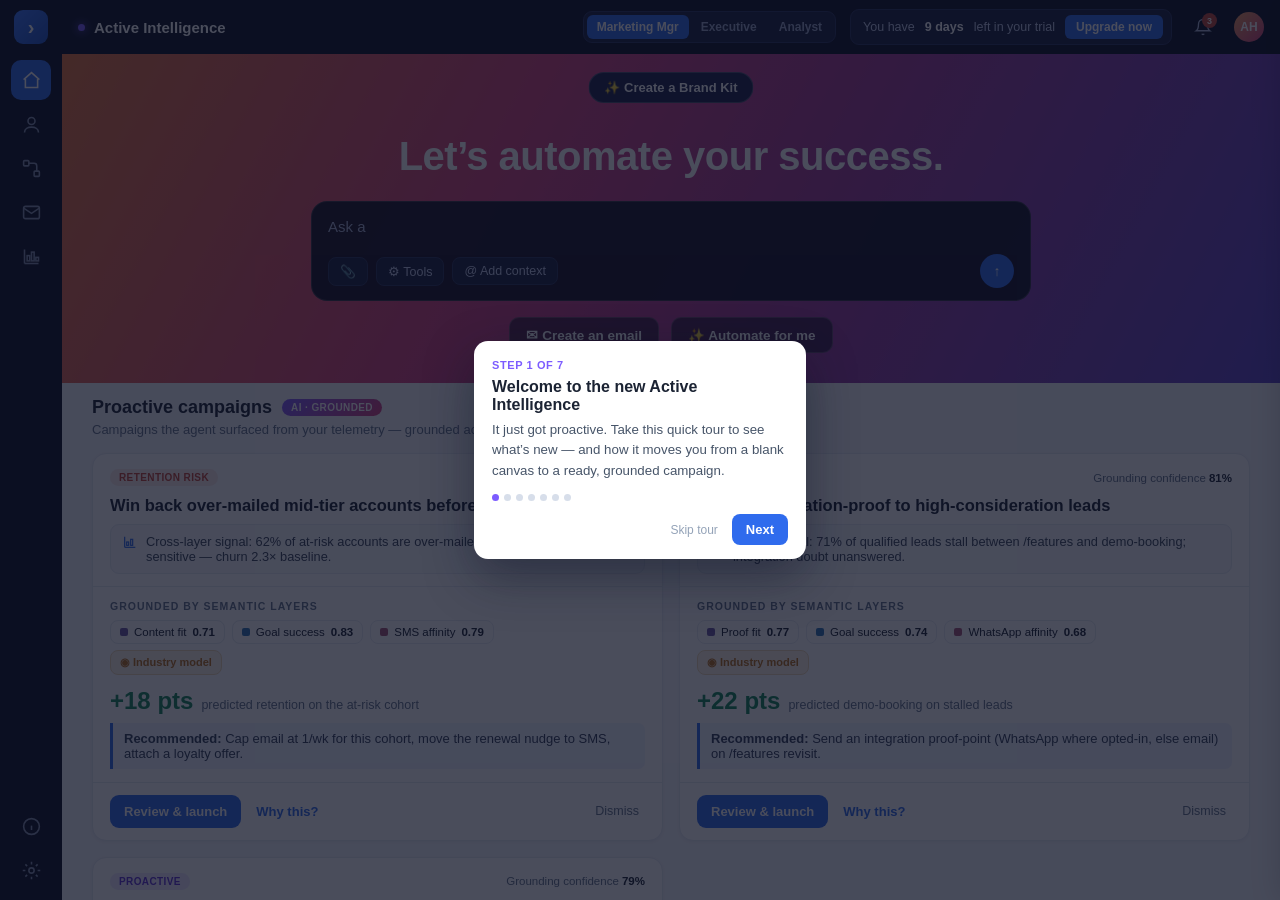
<file: index.html>
<!DOCTYPE html>
<html lang="en">
<head>
<meta charset="UTF-8">
<meta http-equiv="refresh" content="0; url=prototype/index.html">
<title>Active Intelligence — Prototype</title>
<style>
  body{font-family:-apple-system,BlinkMacSystemFont,"Segoe UI",Arial,sans-serif;background:#0b1022;color:#e8eefb;
    display:flex;align-items:center;justify-content:center;height:100vh;margin:0}
  a{color:#7fb2e8}
  .box{text-align:center}
  .logo{width:54px;height:54px;border-radius:14px;background:linear-gradient(135deg,#3b78ff,#1f53c4);display:inline-flex;
    align-items:center;justify-content:center;font-size:30px;font-weight:800;margin-bottom:16px}
</style>
</head>
<body>
  <div class="box">
    <div class="logo">&rsaquo;</div>
    <p>Loading the Active Intelligence prototype…</p>
    <p>If it doesn’t redirect, <a href="prototype/index.html">open it here</a>.</p>
  </div>
</body>
</html>
</file>
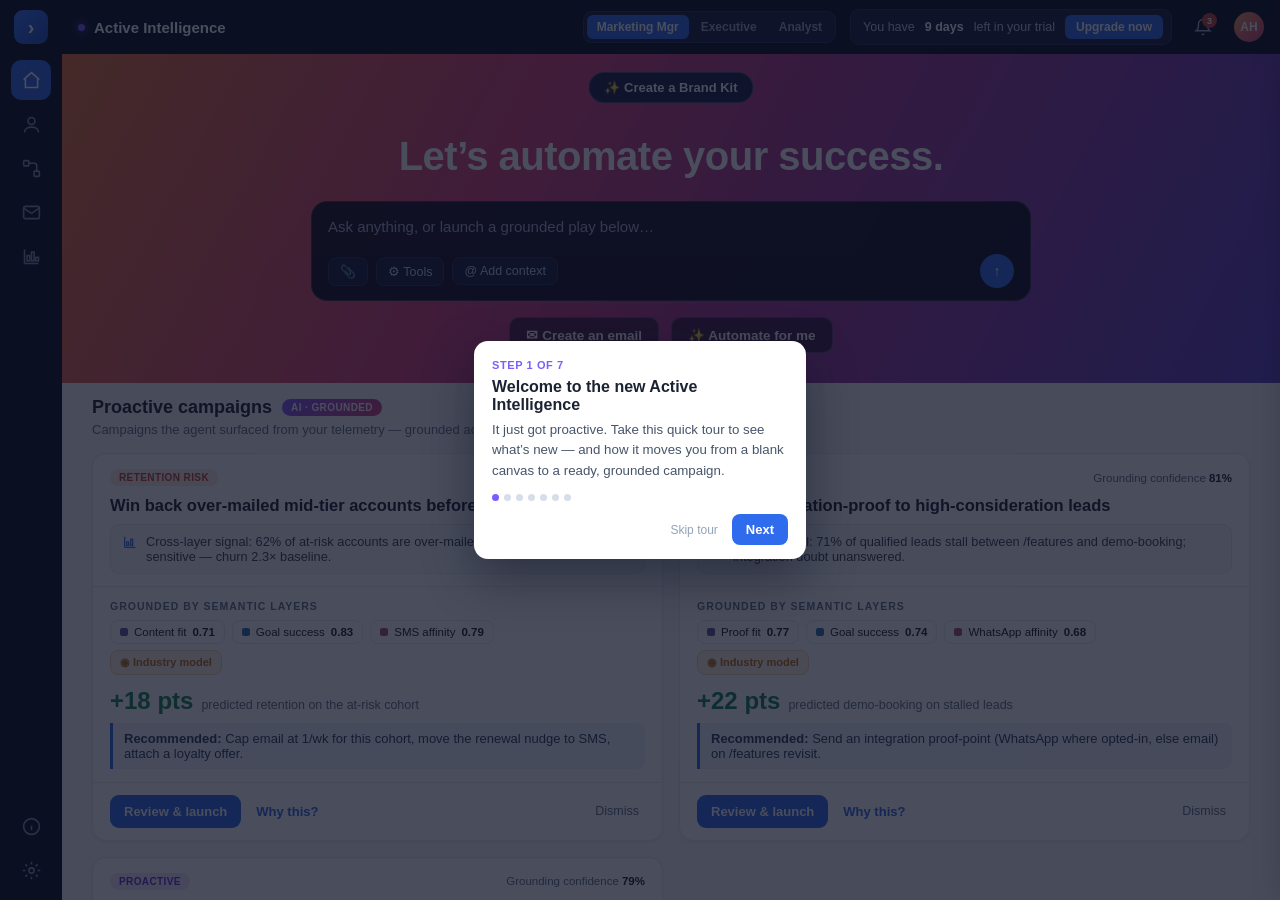
<file: prototype/index.html>
<!DOCTYPE html>
<html lang="en">
<head>
<meta charset="UTF-8">
<meta name="viewport" content="width=device-width, initial-scale=1.0">
<title>Active Intelligence — Home</title>
<link rel="stylesheet" href="assets/app.css">
</head>
<body data-page="home" data-title="Active Intelligence">
<script src="assets/data.js"></script>
<script src="assets/shell.js"></script>
<script>
function card(c){
  const chips = c.chips.map(x=>`<span class="gchip"><span class="lyr" style="background:${DATA.LYR[x.l]||'#888'}"></span>${x.t} <b>${x.v}</b></span>`).join('');
  const scores = c.why.scores.map(s=>`<div class="scorerow"><span class="sc-m">${s.m}</span><span class="sc-n">${s.n}</span></div>`).join('');
  const cta = c.build ? `<a class="btn primary" href="builder.html?id=${c.id}">Review &amp; launch</a>` : `<a class="btn primary" href="reports.html">Explore intelligence</a>`;
  return `<div class="pcard" data-id="${c.id}">
    <div class="pc-top">
      <div class="pc-flag"><span class="flag ${c.flag}">${c.flagText}</span>
        <span class="conf">Grounding confidence <b>${Math.round(c.conf*100)}%</b></span></div>
      <div class="pc-title">${c.title}</div>
      <div class="trigger"><span class="ic">${SHELL_ICONS.chartSmall}</span><span>${c.trigger}</span></div>
    </div>
    <div class="pc-body">
      <div class="glabel">Grounded by semantic layers</div>
      <div class="gchips">${chips}</div>
      <div class="gchips"><span class="tier">&#9673; ${c.tier}</span></div>
      <div class="lift"><span class="n">${c.lift}</span><span class="l">${c.liftLabel}</span></div>
      <div class="action"><b>Recommended:</b> ${c.action}</div>
    </div>
    <div class="why" id="why-${c.id}">
      <div class="wl">Why this — hybrid reasoning</div>
      <div class="narr">${c.why.narr}</div>
      <div class="wl">Grounded on these scores</div>${scores}
    </div>
    <div class="pc-foot">${cta}
      <button class="btn link" data-act="why" data-id="${c.id}">Why this?</button>
      <button class="dismiss" data-act="dismiss">Dismiss</button>
    </div>
  </div>`;
}

function render(view, ctx){
  const role = ctx.role;
  const cards = (role==='exec'?[DATA.EXEC_CARD]:[]).concat(DATA.CAMPAIGNS);
  const sub = role==='exec'
    ? 'Portfolio view — plays ranked by projected revenue impact, every one grounded in performance scores.'
    : role==='analyst'
    ? 'Each play exposes the scores and model tier it’s grounded on. Open “Why this?” for the evidence.'
    : 'Campaigns the agent surfaced from your telemetry — grounded across the Content, Campaign, and Individual layers.';
  const prompts = {
    manager:'Ask anything, or launch a grounded play below…',
    exec:'Show me where revenue is at risk this week…',
    analyst:'Compare tenant vs industry model on the retention goal…'
  };
  view.innerHTML = `
    <div class="hero">
      <div class="brandkit">✨ Create a Brand Kit</div>
      <h1>Let’s automate your success.</h1>
      <div class="promptbox">
        <div class="ph" id="typed"></div>
        <div class="promptrow"><span class="pill">📎</span><span class="pill">⚙ Tools</span><span class="pill">@ Add context</span><span class="send">↑</span></div>
      </div>
      <div class="heroactions"><a class="ha" href="#">✉ Create an email</a><a class="ha" href="automations.html">✨ Automate for me</a></div>
    </div>
    <div class="section tight">
      <div class="sec-h"><h2>Proactive campaigns</h2><span class="ai">AI · GROUNDED</span></div>
      <p class="sec-sub">${sub}</p>
      <div class="cards">${cards.map(card).join('')}</div>
    </div>`;
  // typewriter
  const el = document.getElementById('typed'); const text = prompts[role]; let i=0; el.textContent='';
  clearInterval(window._tw); window._tw = setInterval(()=>{ el.textContent = text.slice(0,i++); if(i>text.length) clearInterval(window._tw); }, 26);
}

// delegated interactions (attached once)
document.addEventListener('click', e=>{
  const a = e.target.closest('[data-act]'); if(!a) return;
  if(a.dataset.act==='why'){ const w=document.getElementById('why-'+a.dataset.id); w.classList.toggle('open'); a.textContent = w.classList.contains('open')?'Hide reasoning':'Why this?'; }
  else if(a.dataset.act==='dismiss'){ const c=a.closest('.pcard'); c.style.opacity=.35; Shell.toast('Dismissed — the agent will learn from this'); }
});

Shell.mount(render);
</script>
<script src="assets/tour.js"></script>
</body>
</html>
</file>
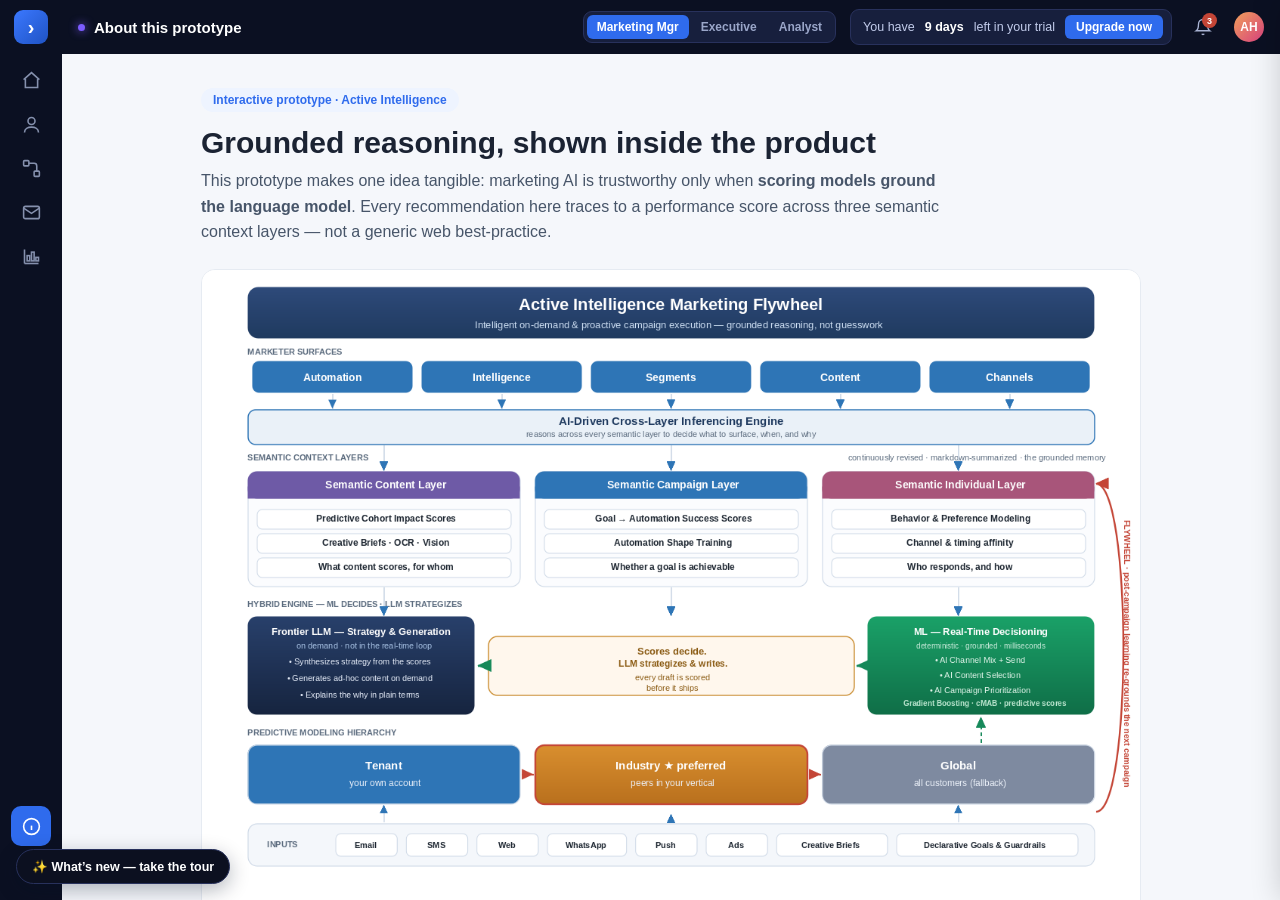
<file: prototype/about.html>
<!DOCTYPE html>
<html lang="en">
<head>
<meta charset="UTF-8">
<meta name="viewport" content="width=device-width, initial-scale=1.0">
<title>Active Intelligence — About this prototype</title>
<link rel="stylesheet" href="assets/app.css">
</head>
<body data-page="about" data-title="About this prototype">
<script src="assets/data.js"></script>
<script src="assets/shell.js"></script>
<script>
function render(view){
  view.innerHTML = `
  <div class="about">
    <span class="badge2">Interactive prototype · Active Intelligence</span>
    <h1>Grounded reasoning, shown inside the product</h1>
    <p class="lede">This prototype makes one idea tangible: marketing AI is trustworthy only when <b>scoring models ground the language model</b>. Every recommendation here traces to a performance score across three semantic context layers — not a generic web best-practice.</p>

    <div class="figure">
      <img src="assets/architecture.png" alt="Active Intelligence architecture">
      <div class="figcap">The architecture this prototype surfaces: marketer surfaces → cross-layer inferencing → three semantic layers → hybrid LLM×ML where scores ground the reasoning → tenant/industry/global modeling, with the flywheel feedback loop.</div>
    </div>

    <h2>Walk the prototype</h2>
    <div class="tilewrap">
      <a class="tile" href="index.html"><div class="ti">🏠</div><h3>Home · Proactive campaigns</h3><p>Campaigns the agent surfaces from telemetry, each grounded by semantic-layer scores. Open “Why this?” for the evidence.</p><span class="go">Open home →</span></a>
      <a class="tile" href="builder.html?id=c1"><div class="ti">🚀</div><h3>Review &amp; launch</h3><p>The grounded campaign pre-filled — goal, cohort, channel mix, creative — with the reasoning panel beside it. Launching closes the flywheel.</p><span class="go">Open builder →</span></a>
      <a class="tile" href="reports.html"><div class="ti">🧭</div><h3>Active Intelligence · Explore</h3><p>Plain-language insights across your campaigns, segments, and content — with sparkle prompts and a Claude-style ask box to pull any thread deeper.</p><span class="go">Start exploring →</span></a>
      <a class="tile" href="automations.html"><div class="ti">✦</div><h3>Automate for me</h3><p>The agent drafts a multi-step retention journey where every node is tied to a layer score and a model tier.</p><span class="go">Open automations →</span></a>
    </div>

    <h2>Try the role switch &amp; notifications</h2>
    <p>Use the <b>role switch</b> (top-right: Marketing Mgr / Executive / Analyst) — it re-frames the home feed and the <b>notification bell</b> for each audience. The Executive view adds a portfolio revenue card; the Analyst view foregrounds model tiers and scores. Your choice persists as you move between pages.</p>

    <h2>The strategy behind it</h2>
    <ul class="linklist">
      <li>📄 <a href="../Active_Intelligence_Strategic_Blueprint_v2.docx">Strategic Blueprint v2 (Word)</a> <span class="lt">— full memo with the semantic-layer architecture</span></li>
      <li>🖼️ <a href="../Active_Intelligence_Architecture.png">Architecture diagram (PNG)</a> <span class="lt">— the revised block diagram</span></li>
    </ul>
    <p class="lt" style="font-size:12px;color:#94a3b8">Strategy links open the files in the repository root and work once the repo is published.</p>

    <div class="disclaimer"><b>About the data:</b> scores, lifts, cohort sizes, and dollar figures are illustrative — crafted to make the grounding story legible, not produced by a live model. The point of the prototype is the <i>shape</i> of the experience: proactive, explained, and grounded.</div>
  </div>`;
}
Shell.mount(render);
</script>
<script src="assets/tour.js"></script>
</body>
</html>
</file>
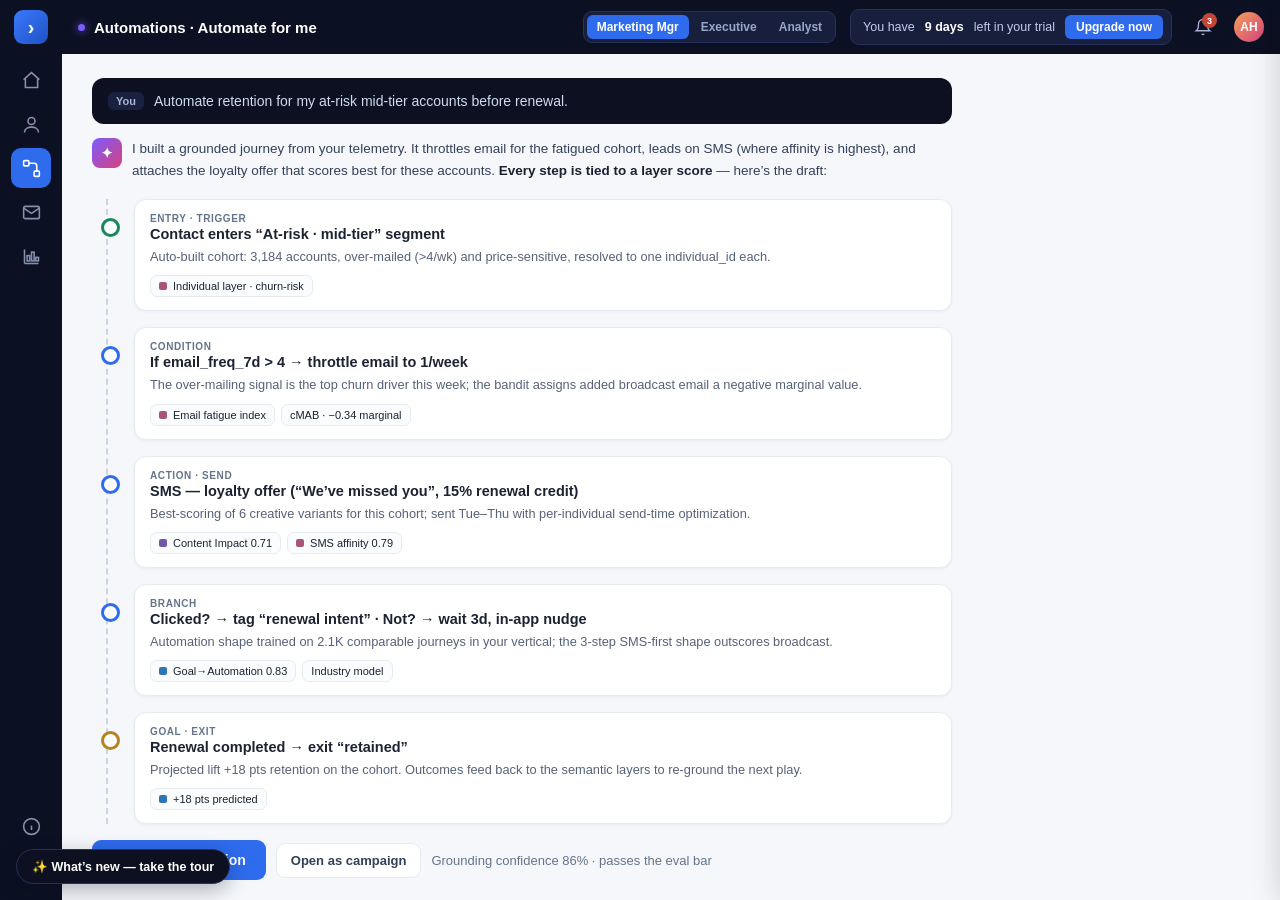
<file: prototype/automations.html>
<!DOCTYPE html>
<html lang="en">
<head>
<meta charset="UTF-8">
<meta name="viewport" content="width=device-width, initial-scale=1.0">
<title>Active Intelligence — Automations</title>
<link rel="stylesheet" href="assets/app.css">
<style>
  .auto{padding:24px 30px;max-width:920px}
  .auto .promptline{background:#0c1020;color:#cfdaf0;border-radius:12px;padding:14px 16px;font-size:14px;margin-bottom:8px;display:flex;gap:10px;align-items:center}
  .auto .promptline .you{background:#1a2140;color:#aab4d4;font-size:11px;font-weight:700;border-radius:6px;padding:3px 8px}
  .agentline{display:flex;gap:10px;align-items:flex-start;margin:14px 0 18px}
  .agentline .av{width:30px;height:30px;border-radius:8px;background:linear-gradient(135deg,#7c5cff,#d8417e);flex-shrink:0;display:flex;align-items:center;justify-content:center;color:#fff;font-weight:800}
  .agentline .ab{font-size:13.5px;color:#33405a;line-height:1.6}
  .agentline .ab b{color:var(--ink)}
  .flow{position:relative;margin:6px 0 0 14px;padding-left:26px;border-left:2px dashed #c9d4e6}
  .node{position:relative;background:#fff;border:1px solid var(--line);border-radius:12px;padding:13px 15px;margin-bottom:16px;box-shadow:0 1px 3px rgba(20,40,80,.05)}
  .node::before{content:"";position:absolute;left:-34px;top:18px;width:13px;height:13px;border-radius:50%;background:#fff;border:3px solid var(--blue)}
  .node.entry::before{border-color:var(--teal)} .node.goal::before{border-color:var(--gold)}
  .node .ntype{font-size:10px;font-weight:800;letter-spacing:.6px;text-transform:uppercase;color:var(--muted)}
  .node .nh{font-size:14.5px;font-weight:700;margin:2px 0 5px}
  .node .nd{font-size:12.8px;color:#56627a;line-height:1.5}
  .node .ng{margin-top:9px;display:flex;flex-wrap:wrap;gap:6px}
  .node .gc{font-size:11px;border:1px solid var(--line);border-radius:7px;padding:4px 8px;display:flex;gap:6px;align-items:center;background:#fbfcfe}
  .node .gc .lyr{width:8px;height:8px;border-radius:2px}
  .actbar{display:flex;gap:10px;align-items:center;margin-top:6px}
</style>
</head>
<body data-page="automations" data-title="Automations · Automate for me">
<script src="assets/data.js"></script>
<script src="assets/shell.js"></script>
<script>
function chip(l,t){ return `<span class="gc"><span class="lyr" style="background:${DATA.LYR[l]}"></span>${t}</span>`; }
function render(view){
  view.innerHTML = `
  <div class="auto">
    <div class="promptline"><span class="you">You</span> Automate retention for my at-risk mid-tier accounts before renewal.</div>
    <div class="agentline">
      <div class="av">✦</div>
      <div class="ab">I built a grounded journey from your telemetry. It throttles email for the fatigued cohort, leads on SMS (where affinity is highest), and attaches the loyalty offer that scores best for these accounts. <b>Every step is tied to a layer score</b> — here’s the draft:</div>
    </div>

    <div class="flow">
      <div class="node entry">
        <div class="ntype">Entry · trigger</div>
        <div class="nh">Contact enters “At-risk · mid-tier” segment</div>
        <div class="nd">Auto-built cohort: 3,184 accounts, over-mailed (&gt;4/wk) and price-sensitive, resolved to one individual_id each.</div>
        <div class="ng">${chip('individual','Individual layer · churn-risk')}</div>
      </div>
      <div class="node">
        <div class="ntype">Condition</div>
        <div class="nh">If email_freq_7d &gt; 4 → throttle email to 1/week</div>
        <div class="nd">The over-mailing signal is the top churn driver this week; the bandit assigns added broadcast email a negative marginal value.</div>
        <div class="ng">${chip('individual','Email fatigue index')} <span class="gc">cMAB · −0.34 marginal</span></div>
      </div>
      <div class="node">
        <div class="ntype">Action · send</div>
        <div class="nh">SMS — loyalty offer (“We’ve missed you”, 15% renewal credit)</div>
        <div class="nd">Best-scoring of 6 creative variants for this cohort; sent Tue–Thu with per-individual send-time optimization.</div>
        <div class="ng">${chip('content','Content Impact 0.71')} ${chip('individual','SMS affinity 0.79')}</div>
      </div>
      <div class="node">
        <div class="ntype">Branch</div>
        <div class="nh">Clicked? → tag “renewal intent” · Not? → wait 3d, in-app nudge</div>
        <div class="nd">Automation shape trained on 2.1K comparable journeys in your vertical; the 3-step SMS-first shape outscores broadcast.</div>
        <div class="ng">${chip('campaign','Goal→Automation 0.83')} <span class="gc">Industry model</span></div>
      </div>
      <div class="node goal">
        <div class="ntype">Goal · exit</div>
        <div class="nh">Renewal completed → exit “retained”</div>
        <div class="nd">Projected lift +18 pts retention on the cohort. Outcomes feed back to the semantic layers to re-ground the next play.</div>
        <div class="ng">${chip('campaign','+18 pts predicted')}</div>
      </div>
    </div>

    <div class="actbar">
      <button class="btn primary lg" id="activate">Activate automation</button>
      <a class="btn ghost" href="builder.html?id=c1">Open as campaign</a>
      <span class="sec-sub" style="margin:0">Grounding confidence 86% · passes the eval bar</span>
    </div>
  </div>`;
  document.getElementById('activate').onclick = ()=> Shell.toast('✓ Automation activated — the agent will monitor and re-score in real time');
}
Shell.mount(render);
</script>
<script src="assets/tour.js"></script>
</body>
</html>
</file>
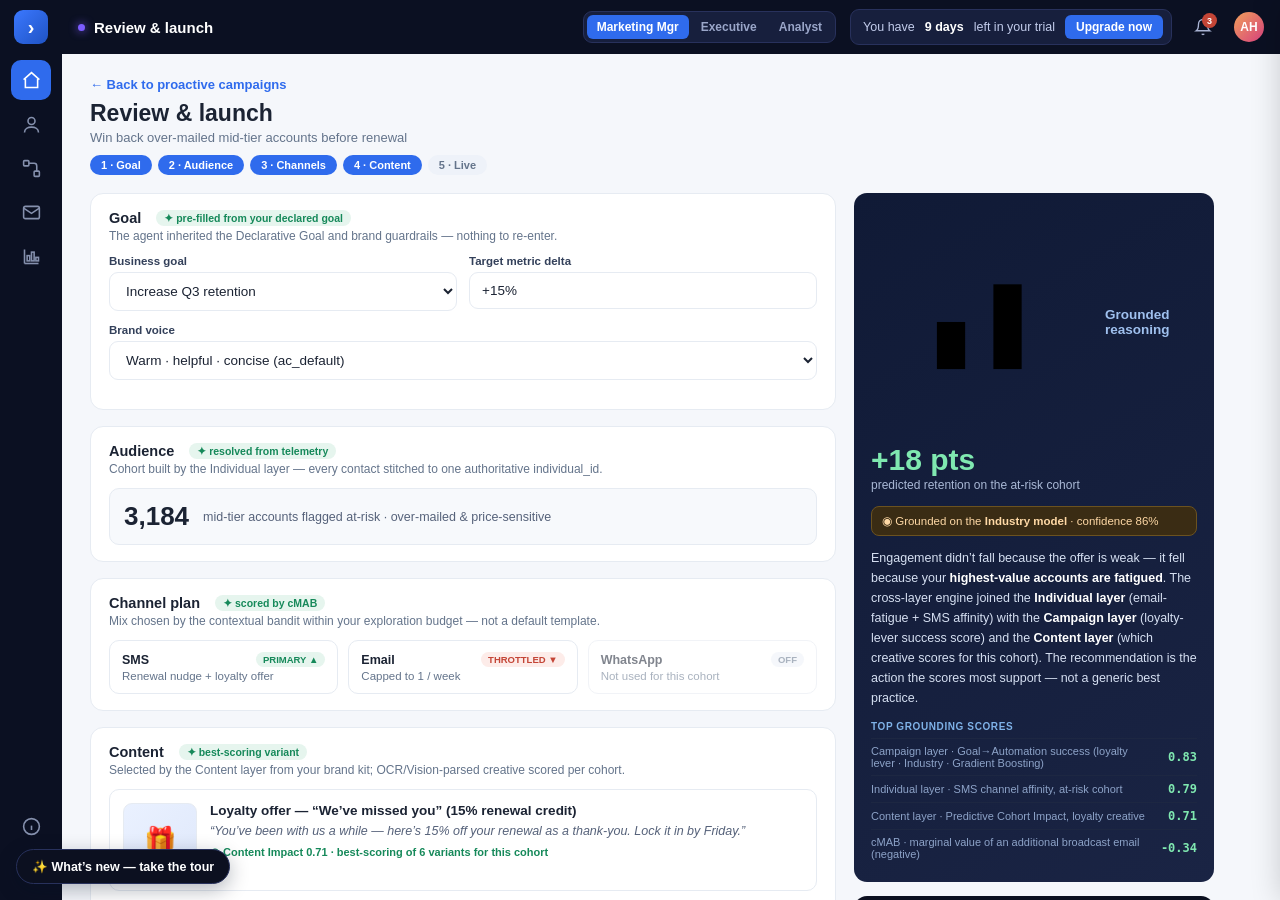
<file: prototype/builder.html>
<!DOCTYPE html>
<html lang="en">
<head>
<meta charset="UTF-8">
<meta name="viewport" content="width=device-width, initial-scale=1.0">
<title>Active Intelligence — Review &amp; launch</title>
<link rel="stylesheet" href="assets/app.css">
</head>
<body data-page="home" data-title="Review &amp; launch">
<script src="assets/data.js"></script>
<script src="assets/shell.js"></script>
<script>
function param(k){ return new URLSearchParams(location.search).get(k); }

function chanTile(c){
  return `<div class="chan ${c.on?'':'dim'}">
    <div class="cn">${c.n} <span class="pin ${c.cls}">${c.pin}</span></div>
    <div class="cd">${c.d}</div></div>`;
}

function render(view){
  const c = DATA.getCampaign(param('id')) || DATA.CAMPAIGNS[0];
  const b = c.build;
  if(!b){ view.innerHTML = `<div class="placeholder"><div class="pi">🧭</div><div>This item opens the portfolio. <a href="index.html">Back to home</a>.</div></div>`; return; }
  const scores = c.why.scores.map(s=>`<div class="scorerow"><span class="sc-m">${s.m}</span><span class="sc-n">${s.n}</span></div>`).join('');
  const chans = b.channels.map(chanTile).join('');
  view.innerHTML = `
  <div class="builder">
    <div class="bld-top">
      <div style="flex:1">
        <a class="bld-back" href="index.html">&larr; Back to proactive campaigns</a>
        <div class="bld-h1">Review &amp; launch</div>
        <div class="bld-sub">${c.title}</div>
        <div class="stepper" style="margin-top:10px">
          <span class="st on">1 · Goal</span><span class="st on">2 · Audience</span><span class="st on">3 · Channels</span><span class="st on">4 · Content</span><span class="st">5 · Live</span>
        </div>
      </div>
    </div>

    <div class="bld-grid">
      <div>
        <div class="bcard">
          <h3>Goal <span class="prefill">✦ pre-filled from your declared goal</span></h3>
          <p class="hint">The agent inherited the Declarative Goal and brand guardrails — nothing to re-enter.</p>
          <div class="two">
            <div class="field"><label>Business goal</label><select><option>${b.goal}</option></select></div>
            <div class="field"><label>Target metric delta</label><input value="${b.target}"></div>
          </div>
          <div class="field"><label>Brand voice</label><select><option>${b.voice}</option></select></div>
        </div>

        <div class="bcard">
          <h3>Audience <span class="prefill">✦ resolved from telemetry</span></h3>
          <p class="hint">Cohort built by the Individual layer — every contact stitched to one authoritative individual_id.</p>
          <div class="audience">
            <div class="big">${b.audienceSize}</div>
            <div class="d">${b.audienceDesc}</div>
          </div>
        </div>

        <div class="bcard">
          <h3>Channel plan <span class="prefill">✦ scored by cMAB</span></h3>
          <p class="hint">Mix chosen by the contextual bandit within your exploration budget — not a default template.</p>
          <div class="chanrow">${chans}</div>
        </div>

        <div class="bcard">
          <h3>Content <span class="prefill">✦ best-scoring variant</span></h3>
          <p class="hint">Selected by the Content layer from your brand kit; OCR/Vision-parsed creative scored per cohort.</p>
          <div class="creative">
            <div class="thumb">${b.creative.icon}</div>
            <div>
              <div class="ct">${b.creative.title}</div>
              <div class="cc">${b.creative.copy}</div>
              <div class="cscore">◉ ${b.creative.score}</div>
            </div>
          </div>
          <div class="field" style="margin-top:13px"><label>Schedule</label><select><option>${b.schedule}</option></select></div>
        </div>
      </div>

      <div class="side">
        <div class="gpanel">
          <h3>${SHELL_ICONS.chartSmall} Grounded reasoning</h3>
          <div class="liftbig">${c.lift}</div>
          <div class="liftlbl">${c.liftLabel}</div>
          <div class="tierline">◉ Grounded on the <b>${c.tier}</b> · confidence ${Math.round(c.conf*100)}%</div>
          <div class="narr">${c.why.narr}</div>
          <div class="wl">Top grounding scores</div>${scores}
        </div>
        <div class="gpanel" style="background:#0c1020">
          <div class="evalbadge">
            <div class="ck">✓</div>
            <div class="et"><b style="color:#fff">Passes the eval bar.</b> Every element of this campaign traces to a performance score — zero ungrounded recommendations.</div>
          </div>
          <div class="launchbar" style="margin-top:14px">
            <button class="btn primary lg" id="launchBtn">Launch campaign</button>
            <button class="btn ghost" id="tweakBtn">Adjust</button>
          </div>
          <div class="note2" style="margin-top:8px">Launching feeds outcomes back to the semantic layers — closing the Flywheel.</div>
        </div>
      </div>
    </div>
  </div>

  <div class="modal-scrim" id="modal">
    <div class="modal">
      <div class="big">✓</div>
      <h2>Campaign launched</h2>
      <p>“${c.title}” is live to <b>${b.audienceSize}</b> contacts. The agent will monitor outcomes and re-score in real time.</p>
      <div class="loop">↻ Flywheel engaged · post-campaign learning re-grounds the next play</div>
      <div style="display:flex;gap:10px;justify-content:center">
        <a class="btn primary" href="index.html">Back to home</a>
        <button class="btn ghost" id="closeModal">Stay here</button>
      </div>
    </div>
  </div>`;

  document.getElementById('launchBtn').onclick = ()=>{ document.getElementById('modal').classList.add('open'); };
  document.getElementById('closeModal').onclick = ()=>{ document.getElementById('modal').classList.remove('open'); };
  document.getElementById('tweakBtn').onclick = ()=> Shell.toast('You can override any field — the grounding scores update live');
}

Shell.mount(render);
</script>
<script src="assets/tour.js"></script>
</body>
</html>
</file>
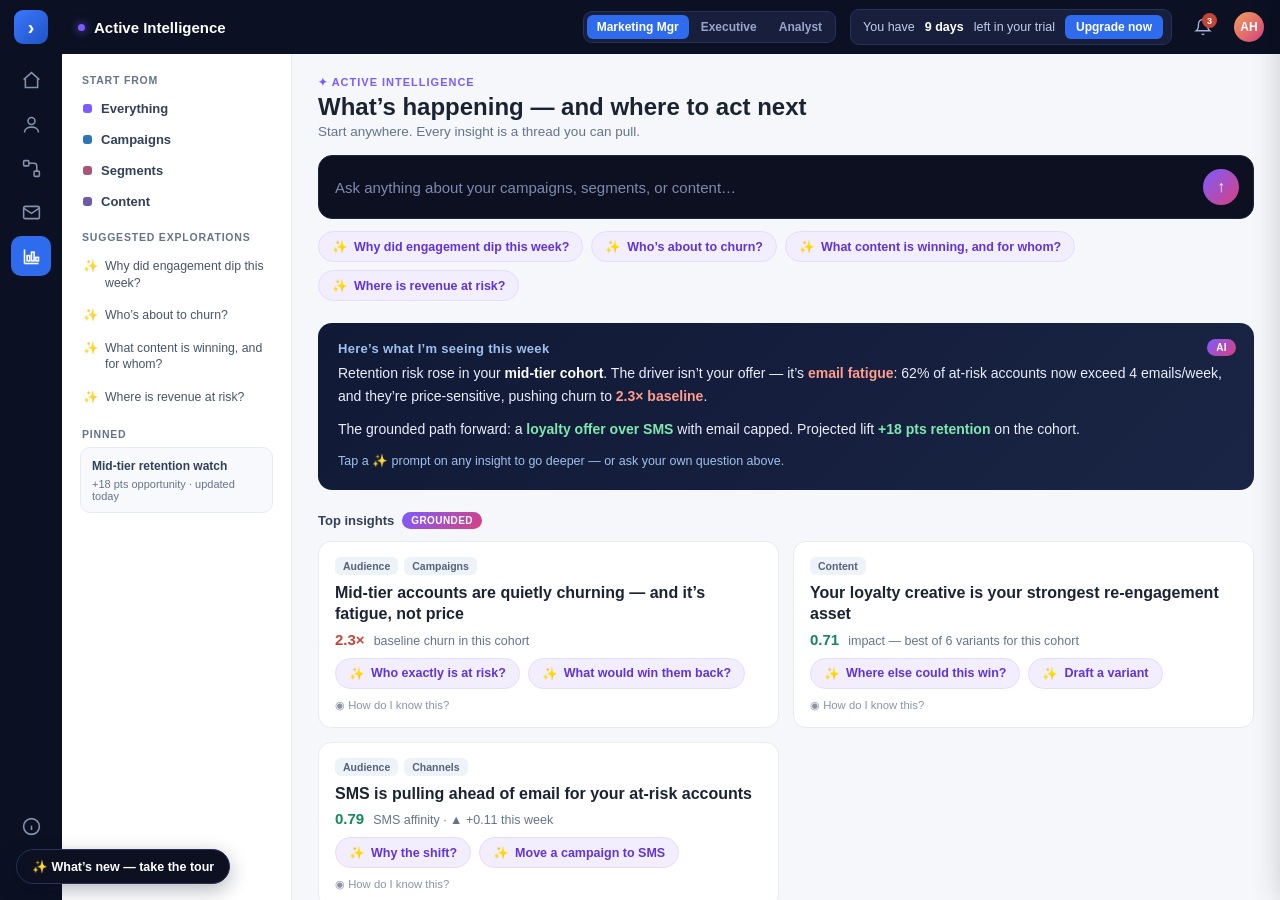
<file: prototype/reports.html>
<!DOCTYPE html>
<html lang="en">
<head>
<meta charset="UTF-8">
<meta name="viewport" content="width=device-width, initial-scale=1.0">
<title>Active Intelligence — Explore</title>
<link rel="stylesheet" href="assets/app.css">
<style>
  .explore{display:grid;grid-template-columns:230px 1fr;min-height:100%}
  .exnav{background:#fff;border-right:1px solid var(--line);padding:18px 12px}
  .exnav .kick{font-size:10.5px;font-weight:800;letter-spacing:.8px;color:var(--muted);text-transform:uppercase;margin:14px 8px 7px}
  .exnav .kick:first-child{margin-top:2px}
  .exstart{display:flex;align-items:center;gap:9px;font-size:13px;color:#33405a;font-weight:600;padding:8px 9px;border-radius:8px;cursor:pointer}
  .exstart:hover{background:#f3f6fb}
  .exstart .d{width:9px;height:9px;border-radius:3px}
  .exsug{font-size:12.3px;color:#475569;padding:8px 9px;border-radius:8px;cursor:pointer;display:flex;gap:7px;align-items:flex-start;line-height:1.35}
  .exsug:hover{background:#f6f2ff;color:#5b2bd6}
  .exsug .s{color:#7c5cff;flex-shrink:0}
  .pinned{background:#f7f9fc;border:1px solid var(--line);border-radius:10px;padding:10px 11px;margin:0 6px}
  .pinned .pt{font-size:12px;font-weight:700;color:#33405a;line-height:1.35}
  .pinned .pm{font-size:11px;color:var(--muted);margin-top:4px}

  .exmain{padding:22px 26px 60px;overflow:auto}
  .exkick{font-size:11px;font-weight:800;letter-spacing:1px;color:#7c5cff;text-transform:uppercase;display:flex;align-items:center;gap:7px}
  .exmain h1{font-size:24px;margin:4px 0 3px}
  .exmain .tag{color:var(--muted);font-size:13.5px;margin:0 0 16px}

  .askwrap{background:#0c1020;border:1px solid #1d2742;border-radius:14px;padding:13px 14px;margin-bottom:12px}
  .askrow{display:flex;align-items:center;gap:10px}
  .askrow input{flex:1;background:transparent;border:none;outline:none;color:#e8eefb;font-size:15px;font-family:inherit}
  .askrow input::placeholder{color:#7d8bb0}
  .asksend{width:36px;height:36px;border-radius:50%;background:linear-gradient(135deg,#7c5cff,#d8417e);color:#fff;border:none;cursor:pointer;font-size:16px;flex-shrink:0}
  .chiprow{display:flex;gap:8px;flex-wrap:wrap;margin-bottom:20px}
  .spark{background:#f2eefe;color:#6034d6;border:1px solid #e5dcfb;border-radius:20px;padding:7px 13px;font-size:12.5px;font-weight:700;cursor:pointer;display:inline-flex;gap:6px;align-items:center;transition:.12s}
  .spark:hover{background:#e9e0fe}
  .spark .s{filter:saturate(1.4)}
  .spark.solid{background:linear-gradient(135deg,#7c5cff,#d8417e);color:#fff;border:none}

  .overview{background:linear-gradient(135deg,#101a36,#1a2444);color:#e8eefb;border-radius:14px;padding:18px 20px;margin-bottom:22px;position:relative}
  .overview .ai{position:absolute;top:16px;right:18px}
  .overview h4{margin:0 0 6px;font-size:13px;color:#9fc0ee;font-weight:700}
  .overview p{margin:0 0 10px;font-size:14px;line-height:1.65}
  .overview p:last-child{margin:0}
  .overview b{color:#fff}.overview .gd{color:#7fe8b0;font-weight:700}.overview .bd{color:#ff9d8e;font-weight:700}

  .seclab{font-size:13px;font-weight:800;color:#33405a;margin:0 0 12px;display:flex;align-items:center;gap:8px}
  .insights{display:grid;grid-template-columns:1fr 1fr;gap:14px;margin-bottom:14px}
  @media(max-width:1000px){.insights{grid-template-columns:1fr}}
  .icard{background:#fff;border:1px solid var(--line);border-radius:13px;padding:15px 16px;transition:.15s}
  .icard:hover{box-shadow:0 6px 20px rgba(20,40,80,.09)}
  .icard.feature{grid-column:1 / -1;background:linear-gradient(135deg,#fff,#f7f5ff);border-color:#e5dcfb}
  .itags{display:flex;gap:6px;margin-bottom:8px;flex-wrap:wrap}
  .itag{font-size:10.5px;font-weight:700;color:#56627a;background:#eef2f9;border-radius:6px;padding:3px 8px}
  .ihead{font-size:16px;font-weight:800;line-height:1.3;margin-bottom:6px;color:var(--ink)}
  .itrend{display:flex;align-items:baseline;gap:9px;margin-bottom:10px}
  .itrend .v{font-size:15px;font-weight:800}
  .itrend .l{font-size:12.5px;color:var(--muted)}
  .up{color:var(--good)}.down{color:var(--bad)}
  .iexplore{display:flex;gap:8px;flex-wrap:wrap;align-items:center}
  .ground2{font-size:11.3px;color:#8a93a6;margin-top:10px;cursor:pointer;display:inline-flex;gap:6px;align-items:center}
  .ground2:hover{color:#56627a}
  .gdetail{display:none;margin-top:8px;background:#0c1020;color:#cfdaf0;border-radius:8px;padding:9px 11px;font-size:11.5px;line-height:1.55}
  .gdetail.open{display:block}
  .gdetail code{color:#7fe8b0;font-family:Consolas,monospace}

  .thread{margin:0 0 22px}
  .tq{display:flex;gap:9px;align-items:flex-start;margin:14px 0 8px}
  .tq .qb{background:#eef2f9;border-radius:12px 12px 12px 3px;padding:9px 13px;font-size:13.5px;font-weight:600;color:#1b2333}
  .ta{display:flex;gap:10px;align-items:flex-start}
  .ta .av{width:28px;height:28px;border-radius:8px;background:linear-gradient(135deg,#7c5cff,#d8417e);flex-shrink:0;display:flex;align-items:center;justify-content:center;color:#fff;font-weight:800;font-size:14px}
  .ta .ab{background:#fff;border:1px solid var(--line);border-radius:12px 12px 12px 3px;padding:13px 15px;flex:1;animation:fade .35s ease}
  @keyframes fade{from{opacity:0;transform:translateY(5px)}to{opacity:1;transform:none}}
  .ta .ab p{margin:0 0 9px;font-size:13.7px;line-height:1.6}
  .ta .ab b{color:var(--ink)} .ta .ab .gd{color:#16895a;font-weight:700}.ta .ab .bd{color:#c44536;font-weight:700}
  .ta .ev{font-size:11.3px;color:#8a93a6;border-top:1px dashed var(--line);padding-top:8px;margin-top:4px}
  .ta .fl{display:flex;gap:7px;flex-wrap:wrap;margin-top:11px}
  .clearx{font-size:11.5px;color:var(--muted);cursor:pointer;margin-left:6px}
</style>
</head>
<body data-page="reports" data-title="Active Intelligence">
<script src="assets/data.js"></script>
<script src="assets/shell.js"></script>
<script>
const SUGGEST = [
  {label:'Why did engagement dip this week?', id:'dip'},
  {label:'Who’s about to churn?', id:'churn'},
  {label:'What content is winning, and for whom?', id:'content'},
  {label:'Where is revenue at risk?', id:'revenue'}
];

const INSIGHTS = [
  {feature:false, tags:['Audience','Campaigns'], head:'Mid-tier accounts are quietly churning — and it’s fatigue, not price',
   trend:['2.3×', 'baseline churn in this cohort','down'],
   ground:'62% of at-risk accounts now exceed 4 emails/week; <code>email_freq_7d</code> is the top driver this week (Industry model).',
   explore:[{label:'Who exactly is at risk?',id:'churn'},{label:'What would win them back?',id:'winback'}]},
  {feature:false, tags:['Content'], head:'Your loyalty creative is your strongest re-engagement asset',
   trend:['0.71', 'impact — best of 6 variants for this cohort','up'],
   ground:'Predictive Cohort Impact, validated vs Industry model. Top driver: <code>loyalty_offer_present</code>.',
   explore:[{label:'Where else could this win?',id:'content'},{label:'Draft a variant',id:'variant'}]},
  {feature:false, tags:['Audience','Channels'], head:'SMS is pulling ahead of email for your at-risk accounts',
   trend:['0.79', 'SMS affinity · ▲ +0.11 this week','up'],
   ground:'Behavior modeling at the individual level — channel preference shifted email→SMS over 21 days.',
   explore:[{label:'Why the shift?',id:'shift'},{label:'Move a campaign to SMS',id:'play'}]},
  {feature:true, tags:['Audience × Content × Channels'], head:'The opportunity: a loyalty offer over SMS to 3,184 mid-tier accounts',
   trend:['+18 pts', 'projected retention if you act this week','up'],
   ground:'Combines all three signals above — the kind of cross-cutting play a single dashboard can’t surface.',
   explore:[{label:'Show me the math',id:'math'}], play:true}
];

// canned exploration responses (id -> {q, a(html), ev, follow[]})
const EXPL = {
  dip:{q:'Why did engagement dip this week?',
    a:'<p>Engagement didn’t dip across the board — it dropped in one place: your <b>mid-tier cohort</b>. The cause is <span class="bd">email fatigue</span>, not a weak offer. These accounts are getting 4+ emails a week and are price-sensitive, so opens and clicks are sliding while churn climbs to <span class="bd">2.3× baseline</span>.</p>',
    ev:'Grounded in Campaign + Audience signals · Industry model · confidence 0.86',
    follow:[{label:'Who’s most affected?',id:'churn'},{label:'What fixes it?',id:'winback'}]},
  churn:{q:'Who’s about to churn?',
    a:'<p><b>3,184 mid-tier accounts</b> are at elevated risk. They share three traits: more than 4 emails a week, a price-sensitivity signal, and a renewal inside 60 days. 62% show declining opens over the last 21 days.</p>',
    ev:'Audience + Campaign signals · Industry model · confidence 0.86',
    follow:[{label:'What would win them back?',id:'winback'},{label:'How much revenue is at risk?',id:'revenue'}]},
  winback:{q:'What would win them back?',
    a:'<p>Cap email to <b>1/week</b> for this cohort and lead with a <span class="gd">loyalty offer over SMS</span>. In matched controls, that combination lifted retention <span class="gd">+18 points</span> for comparable accounts in your vertical — far above another discount blast, which the model scores negatively here.</p>',
    ev:'Campaign success 0.83 · SMS affinity 0.79 · loyalty creative impact 0.71',
    follow:[{label:'Turn this into a play',id:'play'},{label:'Which creative wins?',id:'variant'}]},
  content:{q:'What content is winning, and for whom?',
    a:'<p>Your <b>loyalty / appreciation</b> creative is the standout — impact <span class="gd">0.71</span>, the best of six variants for at-risk mid-tier accounts. Promotional / discount framing under-indexes for this group. For new high-consideration leads, <b>integration-proof</b> content wins instead — context changes the answer.</p>',
    ev:'Predictive Cohort Impact across segments · OCR/Vision-parsed brand assets',
    follow:[{label:'Draft a variant',id:'variant'},{label:'Who responds to it?',id:'churn'}]},
  revenue:{q:'Where is revenue at risk?',
    a:'<p>The single biggest exposure is the mid-tier retention gap: roughly <b>$31K</b> of renewal revenue sits with the 3,184 at-risk accounts. Acting on the SMS + loyalty play recovers most of it; across all open goals this week the recoverable total is about <span class="gd">$48K</span>.</p>',
    ev:'Projected from cohort size × renewal value × modeled lift · Industry model',
    follow:[{label:'Show me the play',id:'play'},{label:'Who’s at risk?',id:'churn'}]},
  shift:{q:'Why the shift to SMS?',
    a:'<p>It’s a response to the fatigue. As email frequency climbed, this cohort’s email engagement fell but their <b>SMS</b> opens and clicks held — so the model’s channel-preference signal moved email→SMS (<span class="gd">affinity 0.79, ▲ +0.11</span>). It’s not that SMS is universally better; it’s better <i>for these people, right now</i>.</p>',
    ev:'Individual-level behavior modeling over a 21-day window',
    follow:[{label:'Move a campaign to SMS',id:'play'},{label:'Who else prefers SMS?',id:'churn'}]},
  variant:{q:'Draft a creative variant',
    a:'<p>Here’s a starting draft, grounded in what scores for this cohort: <i>“You’ve been with us a while — here’s 15% off your renewal as a thank-you. Lock it in by Friday.”</i> Warm, loyalty-framed, no hard discount language. The LLM generates it on demand; the model scores it before it ships.</p>',
    ev:'Generated against brand_voice_id: ac_default · pre-scored at impact 0.71',
    follow:[{label:'Turn this into a play',id:'play'},{label:'Show another angle',id:'content'}]},
  math:{q:'Show me the math behind +18 pts',
    a:'<p>3,184 at-risk accounts. Matched-control retention with the SMS + loyalty play ran <span class="gd">+18 pts</span> over the do-nothing baseline for comparable cohorts in your vertical. Capping email removes the top churn driver (a negative-value action in the model), and SMS delivery matches where this cohort now engages. Confidence 0.86 on the Industry model.</p>',
    ev:'Gradient Boosting + cMAB on 2.1K comparable journeys · Industry tier',
    follow:[{label:'Review the grounded play',id:'play'},{label:'How much revenue?',id:'revenue'}]},
  play:{q:'Turn this into a play',
    a:'<p>Ready when you are — I’ve assembled the grounded campaign: the 3,184-account cohort, email capped to 1/week, SMS loyalty offer, best-scoring creative, and send-time optimized per person. The reasoning travels with it so you can see exactly why before you launch.</p>',
    ev:'Opens in the campaign builder · grounding confidence 86%',
    follow:[{label:'Open the builder →',href:'builder.html?id=c1'}]}
};

function explainHTML(o){
  const follow = (o.follow||[]).map(f=> f.href
    ? `<a class="spark solid" href="${f.href}"><span class="s">→</span> ${f.label}</a>`
    : `<button class="spark" data-exp="${f.id}"><span class="s">✨</span> ${f.label}</button>`).join('');
  return `<div class="tq"><div class="qb">${o.q}</div></div>
    <div class="ta"><div class="av">✦</div><div class="ab">${o.a}<div class="ev">${o.ev}</div><div class="fl">${follow}</div></div></div>`;
}

function freeform(text){
  return {q:text,
    a:`<p>Good question. The dominant signal across your account right now is <b>email fatigue driving mid-tier churn</b> — that’s where I’d start. I can dig into any angle: the at-risk people, the content that re-engages them, or the revenue exposure.</p>`,
    ev:'Grounded in this week’s Campaign, Audience, and Content signals',
    follow:[{label:'Who’s at risk?',id:'churn'},{label:'What would win them back?',id:'winback'},{label:'Where’s revenue at risk?',id:'revenue'}]};
}

function render(view, ctx){
  const sug = SUGGEST.map(s=>`<button class="spark" data-exp="${s.id}"><span class="s">✨</span> ${s.label}</button>`).join('');
  const sideSug = SUGGEST.map(s=>`<div class="exsug" data-exp="${s.id}"><span class="s">✨</span> ${s.label}</div>`).join('');
  const lenses = [['Everything','all','#7c5cff'],['Campaigns','campaigns','#2E75B6'],['Segments','churn','#A8557A'],['Content','content','#6E5AA6']]
    .map(([n,id,c])=>`<div class="exstart" data-exp="${id==='all'?'dip':id}"><span class="d" style="background:${c}"></span>${n}</div>`).join('');
  const insights = INSIGHTS.map((it,i)=>{
    const tags = it.tags.map(t=>`<span class="itag">${t}</span>`).join('');
    const ex = it.explore.map(e=>`<button class="spark" data-exp="${e.id}"><span class="s">✨</span> ${e.label}</button>`).join('');
    const play = it.play ? `<a class="spark solid" href="builder.html?id=c1"><span class="s">→</span> Review the grounded play</a>` : '';
    return `<div class="icard ${it.feature?'feature':''}">
      <div class="itags">${tags}</div>
      <div class="ihead">${it.head}</div>
      <div class="itrend"><span class="v ${it.trend[2]}">${it.trend[0]}</span><span class="l">${it.trend[1]}</span></div>
      <div class="iexplore">${ex}${play}</div>
      <div class="ground2" data-g="${i}">◉ How do I know this?</div>
      <div class="gdetail" id="ig-${i}">${it.ground}</div>
    </div>`;
  }).join('');

  const roleNote = ctx.role==='exec'
    ? `<p style="font-size:12.5px;color:#9fc0ee;margin-top:2px">Executive lens: this is ~$31K of the $48K recoverable this week. Ask me “where is revenue at risk?” to see the portfolio.</p>`
    : ctx.role==='analyst'
    ? `<p style="font-size:12.5px;color:#9fc0ee;margin-top:2px">Analyst lens: every figure defaults to the Industry tier (tenant AUC 0.67 is too sparse). Ask “show me the math” on any insight.</p>`
    : `<p style="font-size:12.5px;color:#9fc0ee;margin-top:2px">Tap a ✨ prompt on any insight to go deeper — or ask your own question above.</p>`;

  view.innerHTML = `
  <div class="explore">
    <div class="exnav">
      <div class="kick">Start from</div>
      ${lenses}
      <div class="kick">Suggested explorations</div>
      ${sideSug}
      <div class="kick">Pinned</div>
      <div class="pinned"><div class="pt">Mid-tier retention watch</div><div class="pm">+18 pts opportunity · updated today</div></div>
    </div>
    <div class="exmain">
      <div class="exkick">✦ ACTIVE INTELLIGENCE</div>
      <h1>What’s happening — and where to act next</h1>
      <p class="tag">Start anywhere. Every insight is a thread you can pull.</p>

      <div class="askwrap">
        <div class="askrow">
          <input id="ask" placeholder="Ask anything about your campaigns, segments, or content…">
          <button class="asksend" id="asksend">↑</button>
        </div>
      </div>
      <div class="chiprow">${sug}</div>

      <div id="thread" class="thread"></div>

      <div class="overview">
        <span class="ai">AI</span>
        <h4>Here’s what I’m seeing this week</h4>
        <p>Retention risk rose in your <b>mid-tier cohort</b>. The driver isn’t your offer — it’s <span class="bd">email fatigue</span>: 62% of at-risk accounts now exceed 4 emails/week, and they’re price-sensitive, pushing churn to <span class="bd">2.3× baseline</span>.</p>
        <p>The grounded path forward: a <span class="gd">loyalty offer over SMS</span> with email capped. Projected lift <span class="gd">+18 pts retention</span> on the cohort.</p>
        ${roleNote}
      </div>

      <div class="seclab">Top insights <span class="ai">GROUNDED</span></div>
      <div class="insights">${insights}</div>
    </div>
  </div>`;

  const ask = document.getElementById('ask');
  document.getElementById('asksend').onclick = ()=>{ if(ask.value.trim()){ runExplore(freeform(ask.value.trim())); ask.value=''; } };
  ask.onkeydown = e=>{ if(e.key==='Enter' && ask.value.trim()){ runExplore(freeform(ask.value.trim())); ask.value=''; } };
}

function runExplore(o){
  const thread = document.getElementById('thread'); if(!thread) return;
  thread.insertAdjacentHTML('beforeend', explainHTML(o));
  const last = thread.lastElementChild;
  // bring the new answer into view
  (last.previousElementSibling || last).scrollIntoView({behavior:'smooth', block:'center'});
}

// delegated interactions (attached once)
document.addEventListener('click', e=>{
  const exp = e.target.closest('[data-exp]');
  if(exp){ const o = EXPL[exp.dataset.exp]; if(o) runExplore(o); return; }
  const g = e.target.closest('.ground2');
  if(g){ document.getElementById('ig-'+g.dataset.g).classList.toggle('open'); return; }
});

Shell.mount(render);
</script>
<script src="assets/tour.js"></script>
</body>
</html>
</file>
<file: prototype/assets/app.css>
/* Active Intelligence — ActiveCampaign UI prototype · shared styles */
:root{
  --nav:#0b1022; --bar:#0b1022; --blue:#2f6bed; --blue2:#1f53c4;
  --ink:#1b2333; --muted:#64748b; --line:#e6ebf2; --bg:#f5f7fb; --card:#fff;
  --purple:#6E5AA6; --mauve:#A8557A; --campaign:#2E75B6; --teal:#16895a; --gold:#b5841f;
  --good:#16895a; --warn:#c9821f; --bad:#c44536; --chip:#eef2f9;
}
*{box-sizing:border-box}
html,body{margin:0;height:100%}
body{font-family:-apple-system,BlinkMacSystemFont,"Segoe UI",Inter,Arial,sans-serif;background:var(--bg);color:var(--ink);
  -webkit-font-smoothing:antialiased;font-size:14px}
a{color:inherit;text-decoration:none}
.app{display:grid;grid-template-columns:62px 1fr;height:100vh;overflow:hidden}

/* ---- Left nav rail ---- */
.rail{background:var(--nav);display:flex;flex-direction:column;align-items:center;padding:10px 0;gap:4px;z-index:30}
.logo{width:34px;height:34px;border-radius:9px;background:linear-gradient(135deg,#3b78ff,#1f53c4);color:#fff;display:flex;
  align-items:center;justify-content:center;font-weight:800;font-size:20px;margin-bottom:12px;text-decoration:none}
.nico{width:40px;height:40px;border-radius:10px;display:flex;align-items:center;justify-content:center;color:#8590ad;
  cursor:pointer;transition:.15s;position:relative}
.nico svg{width:21px;height:21px;stroke:currentColor;fill:none;stroke-width:1.8}
.nico:hover{background:#1a2240;color:#cdd6ee}
.nico.active{background:var(--blue);color:#fff}
.nico .tip{position:absolute;left:52px;top:50%;transform:translateY(-50%);background:#1a2240;color:#e7ecf8;font-size:12px;
  padding:5px 9px;border-radius:6px;white-space:nowrap;opacity:0;pointer-events:none;transition:.12s;z-index:60}
.nico:hover .tip{opacity:1}
.rail .spacer{flex:1}

/* ---- Top bar ---- */
.main{display:flex;flex-direction:column;min-width:0;min-height:0}
.topbar{height:54px;background:var(--bar);display:flex;align-items:center;gap:14px;padding:0 16px;color:#cdd6ee;z-index:20}
.tb-title{font-weight:700;color:#fff;font-size:15px;display:flex;align-items:center;gap:9px}
.tb-title .dot{width:7px;height:7px;border-radius:50%;background:#7c5cff;box-shadow:0 0 10px #7c5cff}
.tb-spacer{flex:1}
.trial{background:#171f3d;border:1px solid #28315c;border-radius:9px;padding:5px 8px 5px 12px;font-size:12.5px;color:#c3cdec;display:flex;align-items:center;gap:10px}
.trial b{color:#fff}
.trial .up{background:var(--blue);color:#fff;border:none;border-radius:6px;padding:5px 11px;font-weight:700;font-size:12px;cursor:pointer}
.roleswitch{display:flex;background:#171f3d;border:1px solid #28315c;border-radius:9px;padding:3px;gap:2px}
.roleswitch button{background:none;border:none;color:#9aa6c9;font-size:12px;font-weight:600;padding:5px 10px;border-radius:6px;cursor:pointer}
.roleswitch button.on{background:var(--blue);color:#fff}
.iconbtn{width:34px;height:34px;border-radius:8px;display:flex;align-items:center;justify-content:center;color:#aab4d4;cursor:pointer;position:relative}
.iconbtn:hover{background:#171f3d;color:#fff}
.iconbtn svg{width:18px;height:18px;stroke:currentColor;fill:none;stroke-width:1.8}
.badge{position:absolute;top:3px;right:3px;background:var(--bad);color:#fff;font-size:9px;font-weight:800;border-radius:9px;min-width:15px;height:15px;display:flex;align-items:center;justify-content:center;padding:0 3px}
.avatar{width:30px;height:30px;border-radius:50%;background:linear-gradient(135deg,#f0a05a,#d8417e);display:flex;align-items:center;justify-content:center;color:#fff;font-weight:700;font-size:12px}

/* ---- View area ---- */
.view{flex:1;min-height:0;overflow-y:auto;overflow-x:hidden}

/* HOME hero */
.hero{background:linear-gradient(118deg,#e8763a 0%,#d8417e 36%,#a93b95 58%,#5b43c9 100%);padding:34px 30px 30px;color:#fff;position:relative}
.hero .brandkit{position:absolute;top:18px;left:50%;transform:translateX(-50%);background:#1b1f4a;border:1px solid #ffffff33;
  color:#fff;border-radius:20px;padding:7px 15px;font-size:13px;font-weight:600;display:flex;gap:7px;align-items:center}
.hero h1{text-align:center;font-size:40px;font-weight:800;margin:46px 0 22px;letter-spacing:-.5px}
.promptbox{max-width:720px;margin:0 auto;background:#0c1020ee;border:1px solid #ffffff22;border-radius:16px;padding:16px 16px 12px}
.promptbox .ph{color:#aab4d4;font-size:15px;min-height:26px}
.promptrow{display:flex;align-items:center;gap:8px;margin-top:10px}
.promptrow .pill{background:#1a2140;border:1px solid #2a3358;color:#c3cdec;border-radius:8px;padding:6px 11px;font-size:12.5px;display:flex;gap:6px;align-items:center;cursor:pointer}
.promptrow .send{margin-left:auto;width:34px;height:34px;border-radius:50%;background:var(--blue);color:#fff;display:flex;align-items:center;justify-content:center;cursor:pointer}
.heroactions{display:flex;gap:12px;justify-content:center;margin-top:16px}
.heroactions .ha{background:#0c102099;border:1px solid #ffffff2b;color:#fff;border-radius:10px;padding:9px 16px;font-size:13.5px;font-weight:600;cursor:pointer;display:flex;gap:8px;align-items:center;text-decoration:none}

/* content sections */
.section{padding:24px 30px}
.section.tight{padding:8px 30px 24px}
.sec-h{display:flex;align-items:center;gap:10px;margin:6px 0 4px}
.sec-h h2{font-size:18px;margin:0;font-weight:800}
.ai{background:linear-gradient(135deg,#7c5cff,#d8417e);color:#fff;font-size:10px;font-weight:800;border-radius:20px;padding:3px 9px;letter-spacing:.4px}
.sec-sub{color:var(--muted);font-size:13px;margin:0 0 16px}

/* proactive campaign cards */
.cards{display:grid;grid-template-columns:1fr 1fr;gap:16px}
@media(max-width:1080px){.cards{grid-template-columns:1fr}}
.pcard{background:var(--card);border:1px solid var(--line);border-radius:14px;padding:0;overflow:hidden;box-shadow:0 1px 3px rgba(20,40,80,.05);transition:.18s}
.pcard:hover{box-shadow:0 6px 20px rgba(20,40,80,.10);transform:translateY(-1px)}
.pc-top{padding:15px 17px 12px;border-bottom:1px solid var(--line)}
.pc-flag{display:flex;align-items:center;gap:8px;margin-bottom:9px}
.flag{font-size:10px;font-weight:800;border-radius:20px;padding:3px 9px;letter-spacing:.4px;text-transform:uppercase}
.flag.pro{background:#efe9ff;color:#6034d6}
.flag.urgent{background:#fdece9;color:#c44536}
.flag.rev{background:#e6f5ee;color:#16895a}
.conf{margin-left:auto;font-size:11.5px;color:var(--muted)}
.conf b{color:var(--ink)}
.pc-title{font-size:16.5px;font-weight:800;margin:2px 0 8px;line-height:1.25}
.trigger{display:flex;gap:8px;align-items:flex-start;background:#f7f9fc;border:1px solid var(--line);border-radius:9px;padding:9px 11px;font-size:12.8px;color:#3a4659}
.trigger .ic{color:var(--blue);flex-shrink:0}
.trigger .ic svg{width:16px;height:16px;stroke:currentColor;fill:none;stroke-width:1.8}
.pc-body{padding:13px 17px}
.glabel{font-size:10.5px;font-weight:800;color:var(--muted);letter-spacing:1px;text-transform:uppercase;margin-bottom:8px}
.gchips{display:flex;flex-wrap:wrap;gap:7px;margin-bottom:6px}
.gchip{font-size:11.5px;border-radius:8px;padding:5px 9px;display:flex;gap:6px;align-items:center;border:1px solid var(--line);background:#fff}
.gchip .lyr{width:8px;height:8px;border-radius:2px}
.gchip b{font-variant-numeric:tabular-nums}
.tier{font-size:11px;font-weight:700;color:#b9701d;background:#fdf3e4;border:1px solid #f0d9b4;border-radius:8px;padding:5px 9px}
.lift{display:flex;align-items:baseline;gap:8px;margin:12px 0 4px}
.lift .n{font-size:24px;font-weight:800;color:var(--good)}
.lift .l{font-size:12.5px;color:var(--muted)}
.action{font-size:13px;color:#33405a;background:#f0f5ff;border-left:3px solid var(--blue);border-radius:0 7px 7px 0;padding:8px 11px;margin-top:8px}
.pc-foot{display:flex;gap:9px;padding:12px 17px;border-top:1px solid var(--line);align-items:center}
.btn{border:none;border-radius:9px;padding:9px 14px;font-size:13px;font-weight:700;cursor:pointer;font-family:inherit;text-decoration:none;display:inline-flex;align-items:center;gap:7px}
.btn.primary{background:var(--blue);color:#fff}.btn.primary:hover{background:var(--blue2)}
.btn.ghost{background:#fff;color:#33405a;border:1px solid var(--line)}.btn.ghost:hover{background:#f3f6fb}
.btn.link{background:none;color:var(--blue);padding:9px 6px;cursor:pointer}
.btn.lg{padding:12px 20px;font-size:14px}
.dismiss{margin-left:auto;color:var(--muted);background:none;border:none;cursor:pointer;font-size:12.5px}
.why{display:none;border-top:1px dashed var(--line);background:#0c1020;color:#cfdaf0;padding:14px 17px}
.why.open{display:block}
.why .wl{font-size:10.5px;font-weight:800;color:#7fb2e8;letter-spacing:.6px;text-transform:uppercase;margin-bottom:7px}
.why .narr{font-size:13px;line-height:1.6;color:#dfe7f5;margin-bottom:12px}
.why .narr b{color:#fff}
.scorerow{display:flex;justify-content:space-between;align-items:center;font-size:12px;padding:6px 0;border-top:1px solid #1d2742;gap:14px}
.scorerow .sc-n{font-family:Consolas,monospace;font-weight:700;color:#7fe8b0;white-space:nowrap}
.scorerow .sc-m{color:#8da3c8;font-size:11px}

/* REPORTS */
.rep{display:grid;grid-template-columns:222px 1fr;min-height:100%}
.subnav{background:#fff;border-right:1px solid var(--line);padding:16px 10px}
.subnav h3{font-size:17px;margin:4px 8px 14px;font-weight:800}
.subnav .grp{font-size:12px;color:#33405a;font-weight:700;padding:8px;display:flex;justify-content:space-between;cursor:pointer;border-radius:7px}
.subnav .grp:hover{background:#f3f6fb}
.subnav .it{font-size:12.5px;color:#56627a;padding:7px 8px 7px 18px;border-radius:7px;cursor:pointer}
.subnav .it:hover{background:#f3f6fb}
.subnav .it.on{background:#eaf1ff;color:var(--blue);font-weight:700}
.repmain{padding:22px 26px;overflow:auto}
.repmain .crumbs{font-size:12px;color:var(--muted);margin-bottom:6px}
.repmain h1{font-size:22px;margin:0 0 4px}
.filters{display:flex;gap:8px;flex-wrap:wrap;margin:14px 0 18px}
.filt{background:#fff;border:1px solid var(--line);border-radius:8px;padding:7px 11px;font-size:12.5px;color:#33405a;display:flex;gap:7px;align-items:center;cursor:pointer}
.filt.range{margin-left:auto}

/* freeform overview */
.overview{background:linear-gradient(135deg,#101a36,#1a2444);color:#e8eefb;border-radius:14px;padding:18px 20px;margin-bottom:18px;position:relative}
.overview .ai{position:absolute;top:16px;right:18px}
.overview h4{margin:0 0 6px;font-size:13px;color:#9fc0ee;font-weight:700;letter-spacing:.3px}
.overview p{margin:0 0 10px;font-size:14px;line-height:1.65}
.overview p:last-child{margin:0}
.overview b{color:#fff}
.overview .hl{color:#ffd27f;font-weight:700}
.overview .gd{color:#7fe8b0;font-weight:700}
.overview .bd{color:#ff9d8e;font-weight:700}

/* layer panels */
.layers{display:grid;grid-template-columns:1fr 1fr 1fr;gap:14px}
@media(max-width:1000px){.layers{grid-template-columns:1fr}}
.lpanel{background:#fff;border:1px solid var(--line);border-radius:13px;overflow:hidden}
.lp-head{padding:11px 14px;color:#fff;font-weight:800;font-size:13.5px;display:flex;align-items:center;gap:8px}
.lp-body{padding:13px 14px}
.metric{margin-bottom:13px}
.metric .mt{font-size:12px;color:#56627a;display:flex;justify-content:space-between}
.metric .mv{display:flex;align-items:baseline;gap:8px;margin:2px 0 5px}
.metric .mv .big{font-size:21px;font-weight:800}
.metric .mv .chg{font-size:12px;font-weight:700}
.bar{height:7px;background:#eef2f7;border-radius:6px;overflow:hidden}
.bar > i{display:block;height:100%;border-radius:6px}
.ground{font-size:11.3px;color:#6b7890;margin-top:6px;display:flex;gap:6px;align-items:flex-start;cursor:pointer}
.ground .gi{color:var(--gold);flex-shrink:0}
.ground:hover{color:#33405a}
.gdetail{display:none;margin-top:7px;background:#0c1020;color:#cfdaf0;border-radius:8px;padding:9px 11px;font-size:11.5px;line-height:1.55}
.gdetail.open{display:block}
.gdetail code{color:#7fe8b0;font-family:Consolas,monospace}
.gdetail .mt{color:#8da3c8}

/* notifications drawer */
.scrim{position:fixed;inset:0;background:#0009;opacity:0;pointer-events:none;transition:.2s;z-index:40}
.scrim.open{opacity:1;pointer-events:auto}
.drawer{position:fixed;top:0;right:-380px;width:370px;height:100vh;background:#fff;z-index:50;transition:.25s;box-shadow:-8px 0 30px #0003;display:flex;flex-direction:column}
.drawer.open{right:0}
.dw-h{padding:16px 18px;border-bottom:1px solid var(--line);display:flex;align-items:center;justify-content:space-between;gap:10px}
.dw-h h3{margin:0;font-size:16px;font-weight:800;flex:1}
.dw-h .x{cursor:pointer;color:var(--muted);font-size:20px;line-height:1}
.dw-role{font-size:11.5px;color:var(--muted);padding:8px 18px;background:#f7f9fc;border-bottom:1px solid var(--line)}
.dw-role b{color:var(--blue)}
.dwlist{overflow:auto;padding:8px 0}
.note{padding:12px 18px;border-bottom:1px solid #f0f3f8;display:flex;gap:11px;cursor:pointer}
.note:hover{background:#f7f9fc}
.note .ni{width:34px;height:34px;border-radius:9px;display:flex;align-items:center;justify-content:center;flex-shrink:0;font-size:16px}
.note .nt{font-size:13px;font-weight:700;margin-bottom:2px}
.note .nd{font-size:12px;color:#56627a;line-height:1.45}
.note .nm{font-size:11px;color:var(--muted);margin-top:4px}

/* placeholder + toast */
.placeholder{padding:60px 30px;text-align:center;color:var(--muted)}
.placeholder .pi{font-size:40px;margin-bottom:10px;opacity:.5}
.toast{position:fixed;bottom:24px;left:50%;transform:translateX(-50%) translateY(20px);background:#0c1020;color:#fff;padding:12px 18px;border-radius:10px;font-size:13px;opacity:0;transition:.25s;z-index:70;box-shadow:0 8px 24px #0004;pointer-events:none}
.toast.show{opacity:1;transform:translateX(-50%) translateY(0)}

/* ---- BUILDER ---- */
.builder{padding:22px 28px;max-width:1180px}
.bld-top{display:flex;align-items:flex-start;gap:14px;margin-bottom:18px}
.bld-back{font-size:13px;color:var(--blue);font-weight:600;display:inline-flex;gap:6px;align-items:center}
.bld-h1{font-size:23px;font-weight:800;margin:8px 0 3px}
.bld-sub{color:var(--muted);font-size:13px}
.stepper{display:flex;gap:6px;margin:4px 0 0}
.stepper .st{font-size:11px;font-weight:700;color:var(--muted);background:#eef2f9;border-radius:20px;padding:4px 11px}
.stepper .st.on{background:var(--blue);color:#fff}
.bld-grid{display:grid;grid-template-columns:1fr 360px;gap:18px;align-items:start}
@media(max-width:980px){.bld-grid{grid-template-columns:1fr}}
.bcard{background:#fff;border:1px solid var(--line);border-radius:13px;padding:16px 18px;margin-bottom:16px}
.bcard h3{margin:0 0 3px;font-size:14.5px;font-weight:800;display:flex;align-items:center;gap:8px}
.bcard .hint{font-size:12px;color:var(--muted);margin:0 0 12px}
.field{margin-bottom:13px}
.field label{display:block;font-size:11.5px;font-weight:700;color:#33405a;margin-bottom:5px}
.field select,.field input{width:100%;padding:10px 12px;border:1px solid var(--line);border-radius:9px;font-size:13.5px;font-family:inherit;background:#fff;color:var(--ink)}
.prefill{display:inline-flex;align-items:center;gap:5px;font-size:10.5px;font-weight:700;color:var(--teal);background:#e6f5ee;border-radius:20px;padding:2px 8px;margin-left:7px}
.two{display:grid;grid-template-columns:1fr 1fr;gap:12px}
.audience{display:flex;align-items:center;gap:14px;background:#f7f9fc;border:1px solid var(--line);border-radius:10px;padding:12px 14px}
.audience .big{font-size:26px;font-weight:800;color:var(--ink)}
.audience .d{font-size:12.5px;color:#56627a}
.chanrow{display:flex;gap:10px;flex-wrap:wrap}
.chan{flex:1;min-width:120px;border:1px solid var(--line);border-radius:10px;padding:11px 12px;background:#fff}
.chan.dim{opacity:.55}
.chan .cn{font-size:12.5px;font-weight:700;display:flex;justify-content:space-between;align-items:center}
.chan .cd{font-size:11.5px;color:var(--muted);margin-top:3px}
.chan .pin{font-size:9.5px;font-weight:800;border-radius:20px;padding:2px 7px}
.pin.up{background:#e6f5ee;color:#16895a}.pin.down{background:#fdece9;color:#c44536}.pin.same{background:#eef2f9;color:#64748b}
.creative{display:flex;gap:13px;align-items:flex-start;border:1px solid var(--line);border-radius:10px;padding:13px;background:#fff}
.creative .thumb{width:74px;height:74px;border-radius:9px;background:linear-gradient(135deg,#eaf1ff,#dfe8fb);border:1px solid var(--line);display:flex;align-items:center;justify-content:center;font-size:26px;flex-shrink:0}
.creative .ct{font-size:13.5px;font-weight:700}
.creative .cc{font-size:12.5px;color:#56627a;margin-top:4px;line-height:1.45;font-style:italic}
.creative .cscore{font-size:11px;color:var(--teal);font-weight:700;margin-top:6px}
/* grounding side panel */
.side{position:sticky;top:18px}
.gpanel{background:linear-gradient(150deg,#101a36,#1a2444);color:#e8eefb;border-radius:13px;padding:16px 17px;margin-bottom:14px}
.gpanel h3{margin:0 0 10px;font-size:13.5px;color:#9fc0ee;display:flex;align-items:center;gap:8px}
.gpanel .liftbig{font-size:30px;font-weight:800;color:#7fe8b0;line-height:1}
.gpanel .liftlbl{font-size:12px;color:#aab9d6;margin:3px 0 14px}
.gpanel .narr{font-size:12.5px;line-height:1.6;color:#d6e0f2;margin-bottom:13px}
.gpanel .narr b{color:#fff}
.gpanel .wl{font-size:10px;font-weight:800;color:#7fb2e8;letter-spacing:.6px;text-transform:uppercase;margin:0 0 6px}
.gpanel .tierline{font-size:11.5px;color:#ffd9a6;background:#3a2c14;border:1px solid #6b521f;border-radius:8px;padding:7px 10px;margin-bottom:12px}
.evalbadge{display:flex;align-items:center;gap:9px;background:#0c1020;border:1px solid #243056;border-radius:10px;padding:11px 12px}
.evalbadge .ck{width:26px;height:26px;border-radius:50%;background:#16895a;color:#fff;display:flex;align-items:center;justify-content:center;font-weight:800;flex-shrink:0}
.evalbadge .et{font-size:11.5px;color:#cfdaf0;line-height:1.4}
.launchbar{display:flex;gap:10px;align-items:center;margin-top:6px}
.launchbar .note2{font-size:11.5px;color:var(--muted)}

/* modal */
.modal-scrim{position:fixed;inset:0;background:#0b1022cc;display:none;align-items:center;justify-content:center;z-index:80}
.modal-scrim.open{display:flex}
.modal{background:#fff;border-radius:16px;padding:30px 30px 24px;max-width:440px;text-align:center;box-shadow:0 20px 60px #0006}
.modal .big{width:64px;height:64px;border-radius:50%;background:#e6f5ee;color:#16895a;font-size:34px;display:flex;align-items:center;justify-content:center;margin:0 auto 14px}
.modal h2{margin:0 0 8px;font-size:20px}
.modal p{color:#56627a;font-size:13.5px;line-height:1.6;margin:0 0 18px}
.loop{display:flex;align-items:center;justify-content:center;gap:8px;font-size:11.5px;color:var(--blue);font-weight:700;background:#eef4ff;border-radius:20px;padding:7px 14px;margin-bottom:18px}

/* ABOUT / landing */
.about{max-width:1000px;margin:0 auto;padding:34px 30px 60px}
.about .badge2{display:inline-block;background:#eef4ff;color:var(--blue);font-weight:700;font-size:12px;border-radius:20px;padding:5px 12px;margin-bottom:14px}
.about h1{font-size:30px;margin:0 0 8px}
.about .lede{font-size:16px;color:#475569;line-height:1.6;margin:0 0 24px;max-width:760px}
.about h2{font-size:19px;margin:30px 0 10px}
.about p{line-height:1.65;color:#33405a}
.about .figure{border:1px solid var(--line);border-radius:14px;overflow:hidden;background:#fff;margin:18px 0}
.about .figure img{width:100%;display:block}
.about .figcap{font-size:12.5px;color:var(--muted);padding:10px 14px;border-top:1px solid var(--line)}
.tilewrap{display:grid;grid-template-columns:1fr 1fr;gap:14px;margin:18px 0}
@media(max-width:760px){.tilewrap{grid-template-columns:1fr}}
.tile{border:1px solid var(--line);border-radius:13px;padding:18px;background:#fff;transition:.15s}
.tile:hover{box-shadow:0 6px 20px rgba(20,40,80,.10);transform:translateY(-1px)}
.tile .ti{font-size:24px;margin-bottom:8px}
.tile h3{margin:0 0 5px;font-size:15.5px}
.tile p{font-size:13px;color:#56627a;margin:0}
.tile .go{font-size:12.5px;color:var(--blue);font-weight:700;margin-top:10px;display:inline-block}
.linklist{list-style:none;padding:0;margin:10px 0}
.linklist li{padding:10px 0;border-top:1px solid var(--line);display:flex;align-items:center;gap:10px;font-size:13.5px}
.linklist li .lt{color:var(--muted);font-size:12px}
.disclaimer{background:#fff8ec;border:1px solid #f0dcb4;border-radius:11px;padding:14px 16px;font-size:12.5px;color:#7a5a1a;margin-top:24px;line-height:1.55}
</file>
